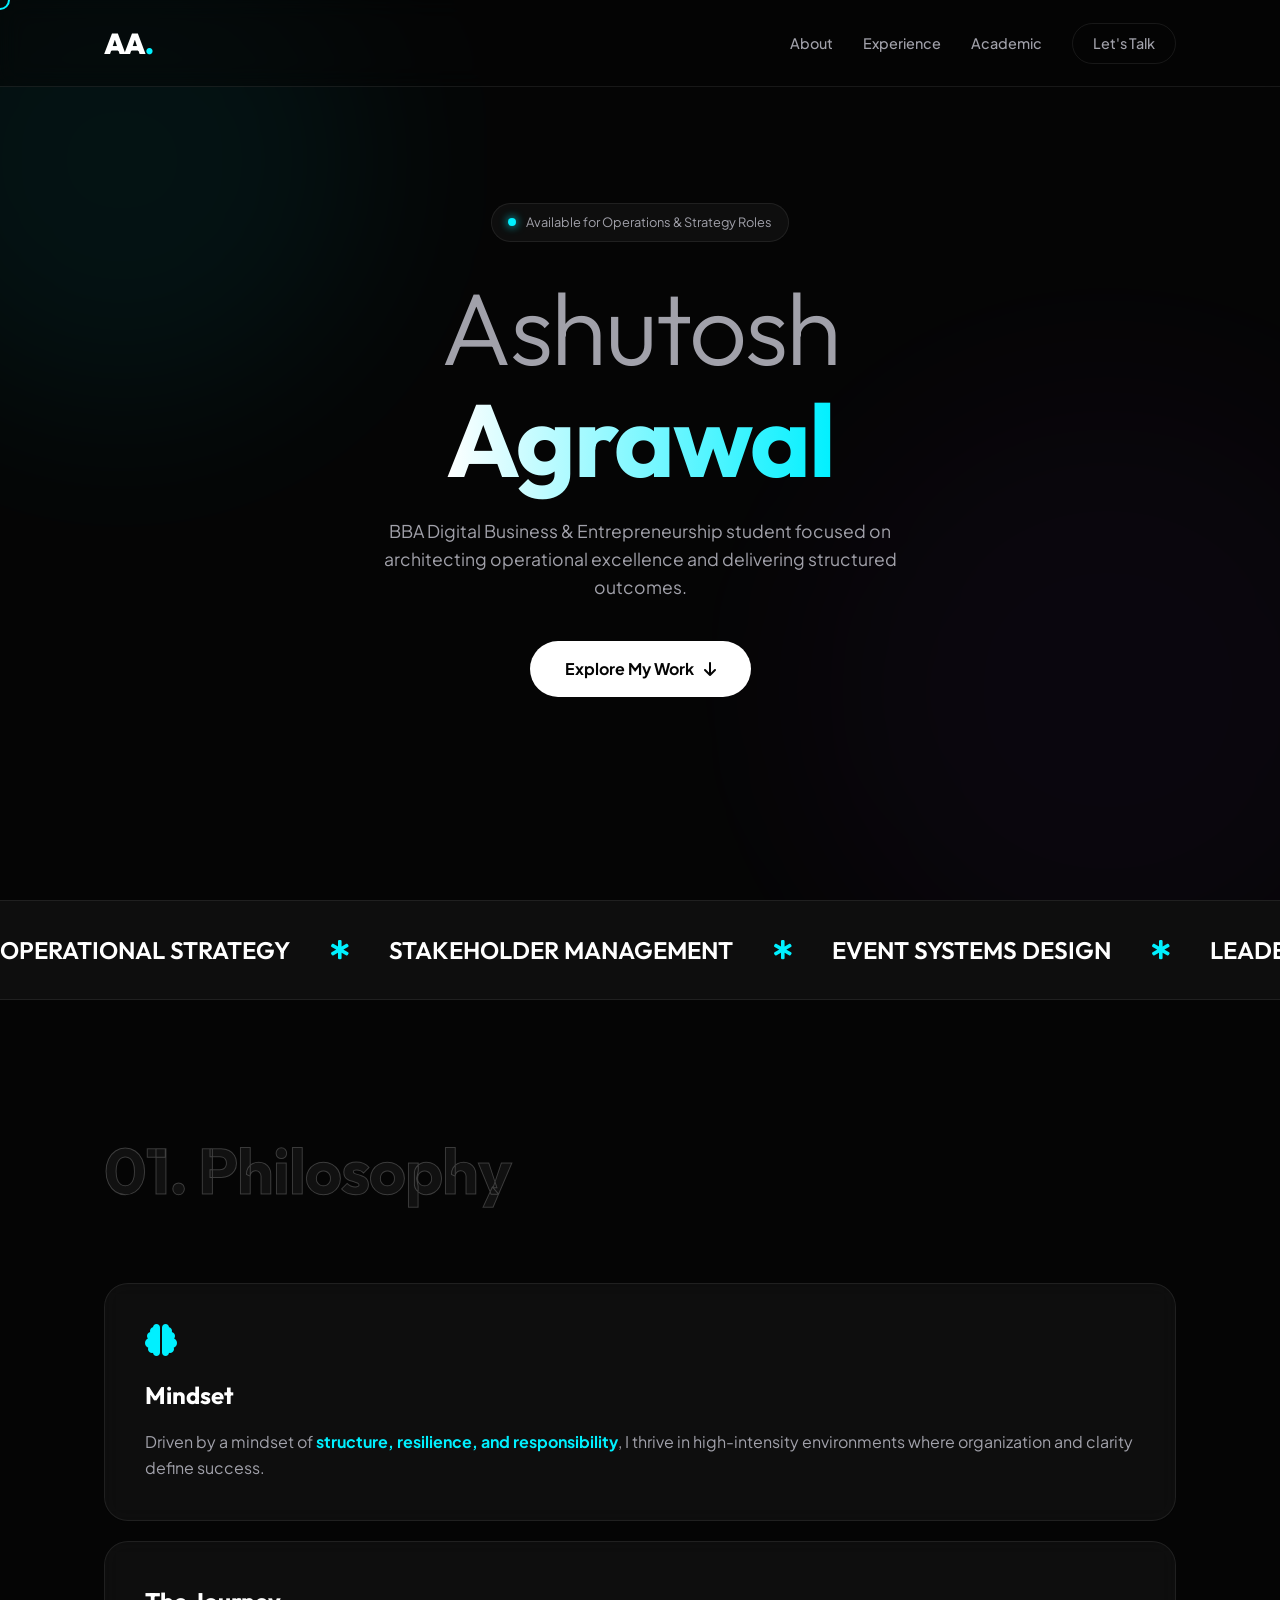
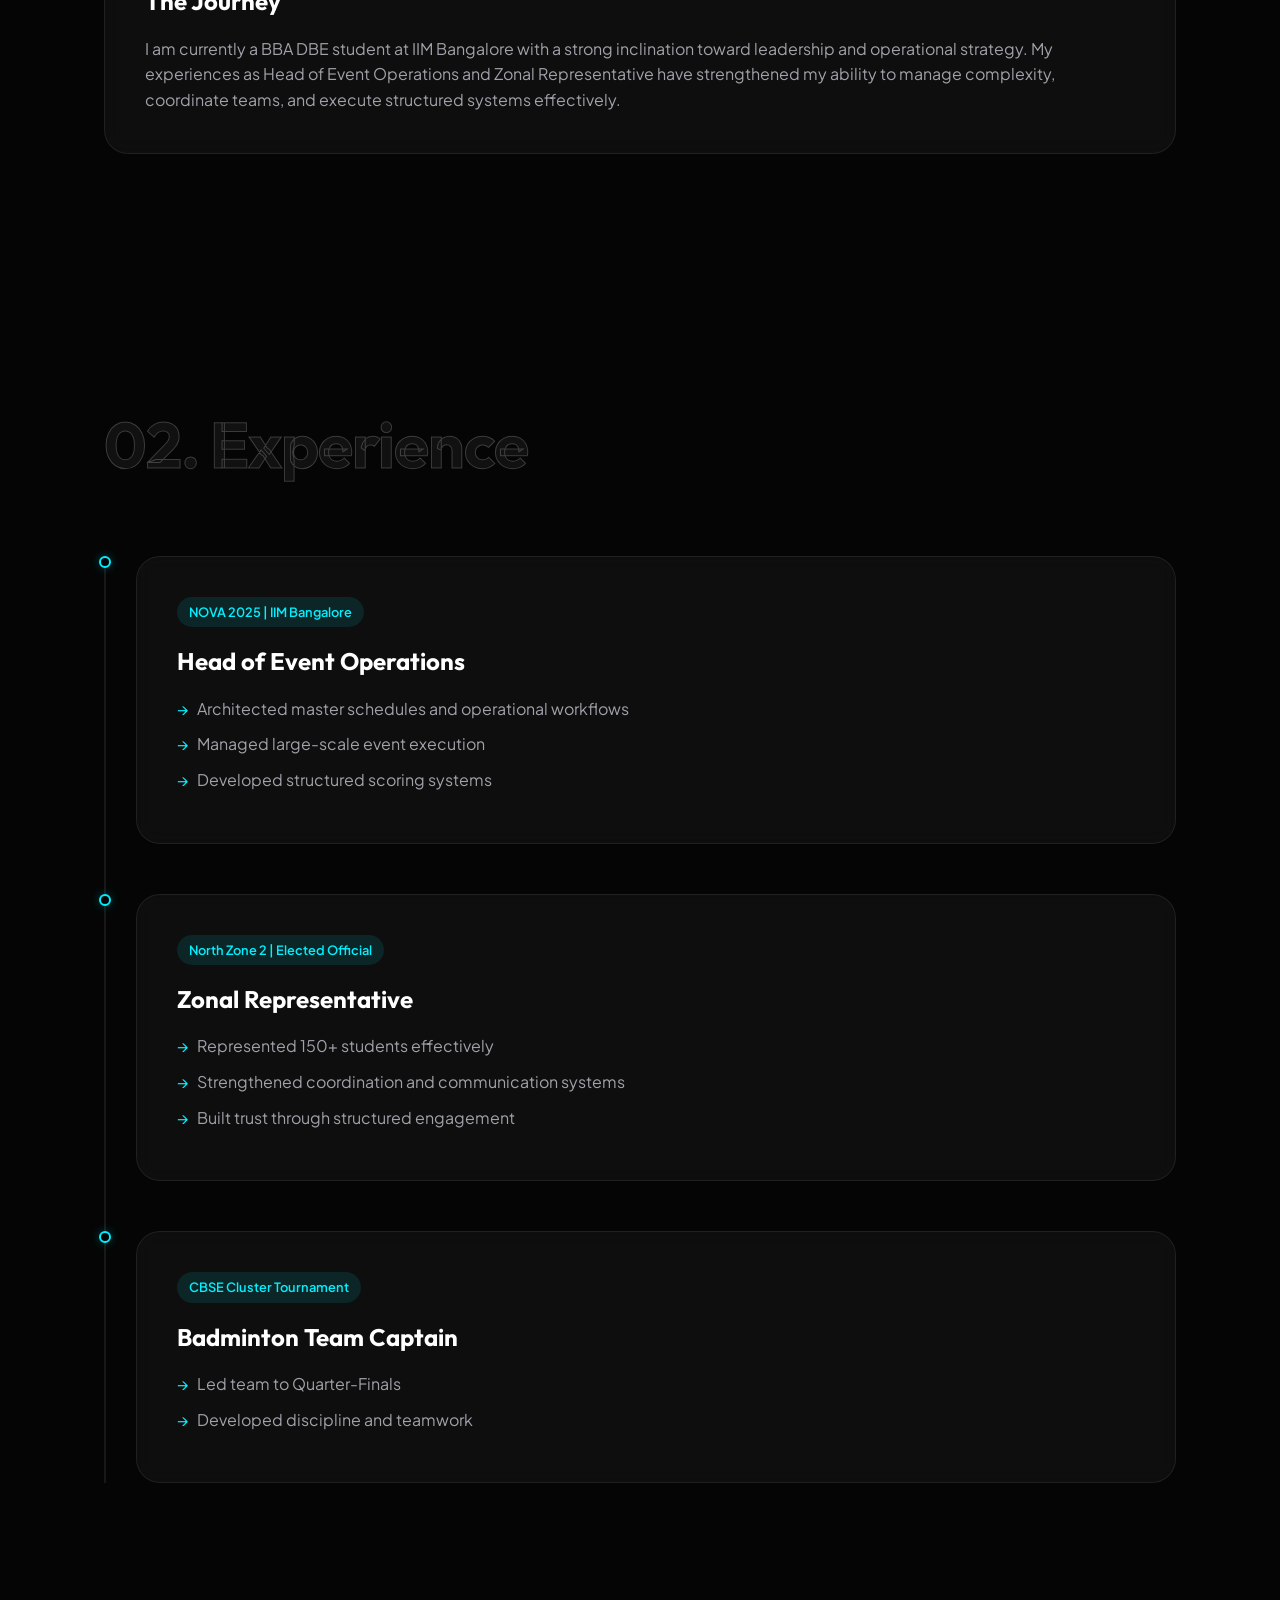
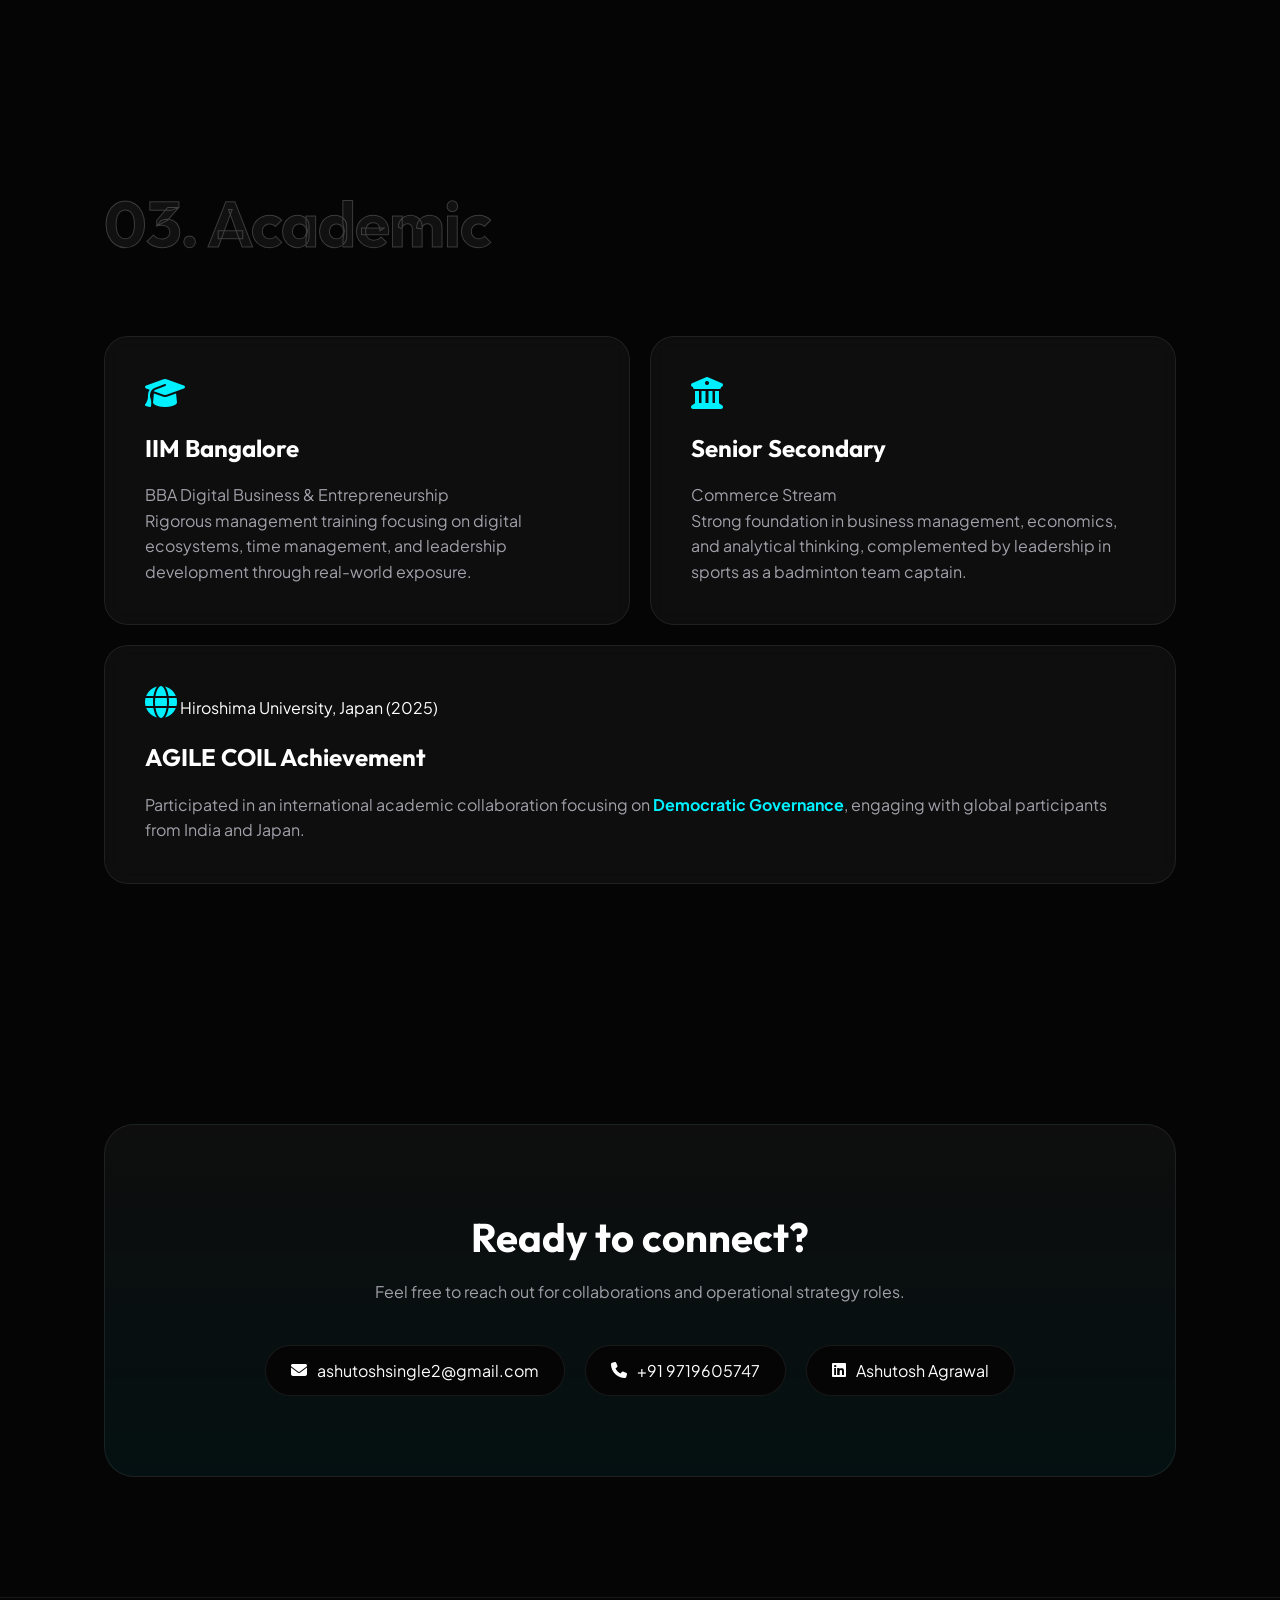
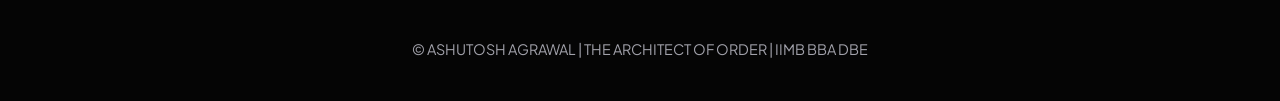
<file: index.html>
<!DOCTYPE html>
<html lang="en">
<head>
    <meta charset="UTF-8">
    <meta name="viewport" content="width=device-width, initial-scale=1.0">
    <title>Ashutosh Agrawal | Architect of Order</title>

    <link href="https://fonts.googleapis.com/css2?family=Outfit:wght@300;500;700;900&family=Plus+Jakarta+Sans:wght@400;500;600&display=swap" rel="stylesheet">

    <link rel="stylesheet" href="https://cdnjs.cloudflare.com/ajax/libs/font-awesome/6.4.0/css/all.min.css">

    <link rel="stylesheet" href="style.css">
</head>

<body>

    <div class="custom-cursor"></div>

    <div class="bg-mesh">
        <div class="mesh-blob blob-1"></div>
        <div class="mesh-blob blob-2"></div>
    </div>

    <nav class="glass-nav">
        <div class="nav-wrapper">
            <a href="#home" class="brand-logo">AA<span class="dot">.</span></a>
            
            <div class="nav-links">
                <a href="#about" class="nav-item">About</a>
                <a href="#experience" class="nav-item">Experience</a>
                <a href="#education" class="nav-item">Academic</a>
                <a href="#contact" class="nav-item btn-outline">Let's Talk</a>
            </div>
        </div>
    </nav>

    <main>
        <header id="home" class="hero-section">
            <div class="hero-content reveal-up">
                <div class="status-badge">
                    <span class="pulse-dot"></span> Available for Operations & Strategy Roles
                </div>
                
                <h1 class="glitch-title">
                    <span class="light-text">Ashutosh</span><br>
                    <span class="gradient-text">Agrawal</span>
                </h1>
                
                <p class="hero-subtitle">
                    BBA Digital Business & Entrepreneurship student focused on architecting operational excellence and delivering structured outcomes.
                </p>

                <div class="hero-cta">
                    <a href="#experience" class="btn-primary">Explore My Work <i class="fa-solid fa-arrow-down"></i></a>
                </div>
            </div>
        </header>

        <div class="marquee-container">
            <div class="marquee-content">
                <span>Operational Strategy</span> <i class="fa-solid fa-star-of-life"></i>
                <span>Stakeholder Management</span> <i class="fa-solid fa-star-of-life"></i>
                <span>Event Systems Design</span> <i class="fa-solid fa-star-of-life"></i>
                <span>Leadership & Coordination</span> <i class="fa-solid fa-star-of-life"></i>
                <span>Project Execution</span> <i class="fa-solid fa-star-of-life"></i>
                <span>Decision Making</span> <i class="fa-solid fa-star-of-life"></i>
                <span>Digital Business Models</span> <i class="fa-solid fa-star-of-life"></i>
                <span>Operational Strategy</span> <i class="fa-solid fa-star-of-life"></i>
                <span>Stakeholder Management</span> <i class="fa-solid fa-star-of-life"></i>
                <span>Event Systems Design</span> <i class="fa-solid fa-star-of-life"></i>
            </div>
        </div>

        <section id="about" class="container">
            <div class="section-title reveal-up">
                <h2 class="watermark-text">01. Philosophy</h2>
            </div>

            <div class="bento-grid">
                <div class="bento-card span-2 reveal-up">
                    <i class="fa-solid fa-brain card-icon"></i>
                    <h3>Mindset</h3>
                    <p>Driven by a mindset of <strong class="accent-color">structure, resilience, and responsibility</strong>, I thrive in high-intensity environments where organization and clarity define success.</p>
                </div>
                
                <div class="bento-card span-2 highlight-card reveal-up delay-1">
                    <h3>The Journey</h3>
                    <p>I am currently a BBA DBE student at IIM Bangalore with a strong inclination toward leadership and operational strategy. My experiences as Head of Event Operations and Zonal Representative have strengthened my ability to manage complexity, coordinate teams, and execute structured systems effectively.</p>
                </div>
            </div>
        </section>

        <section id="experience" class="container">
            <div class="section-title reveal-up">
                <h2 class="watermark-text">02. Experience</h2>
            </div>

            <div class="timeline-wrapper">
                
                <div class="timeline-item reveal-up">
                    <div class="timeline-marker"></div>
                    <div class="timeline-content bento-card hover-lift">
                        <span class="timeline-date">NOVA 2025 | IIM Bangalore</span>
                        <h3>Head of Event Operations</h3>
                        <ul class="sleek-list">
                            <li>Architected master schedules and operational workflows</li>
                            <li>Managed large-scale event execution</li>
                            <li>Developed structured scoring systems</li>
                        </ul>
                    </div>
                </div>

                <div class="timeline-item reveal-up delay-1">
                    <div class="timeline-marker"></div>
                    <div class="timeline-content bento-card hover-lift">
                        <span class="timeline-date">North Zone 2 | Elected Official</span>
                        <h3>Zonal Representative</h3>
                        <ul class="sleek-list">
                            <li>Represented 150+ students effectively</li>
                            <li>Strengthened coordination and communication systems</li>
                            <li>Built trust through structured engagement</li>
                        </ul>
                    </div>
                </div>

                <div class="timeline-item reveal-up delay-2">
                    <div class="timeline-marker"></div>
                    <div class="timeline-content bento-card hover-lift">
                        <span class="timeline-date">CBSE Cluster Tournament</span>
                        <h3>Badminton Team Captain</h3>
                        <ul class="sleek-list">
                            <li>Led team to Quarter-Finals</li>
                            <li>Developed discipline and teamwork</li>
                        </ul>
                    </div>
                </div>

            </div>
        </section>

        <section id="education" class="container">
            <div class="section-title reveal-up">
                <h2 class="watermark-text">03. Academic</h2>
            </div>

            <div class="bento-grid">
                
                <div class="bento-card reveal-up">
                    <i class="fa-solid fa-graduation-cap card-icon"></i>
                    <h3>IIM Bangalore</h3>
                    <p class="subtitle">BBA Digital Business & Entrepreneurship</p>
                    <p>Rigorous management training focusing on digital ecosystems, time management, and leadership development through real-world exposure.</p>
                </div>

                <div class="bento-card reveal-up delay-1">
                    <i class="fa-solid fa-building-columns card-icon"></i>
                    <h3>Senior Secondary</h3>
                    <p class="subtitle">Commerce Stream</p>
                    <p>Strong foundation in business management, economics, and analytical thinking, complemented by leadership in sports as a badminton team captain.</p>
                </div>

                <div class="bento-card global-card reveal-up span-2 delay-2">
                    <div class="card-header">
                        <i class="fa-solid fa-globe card-icon"></i>
                        <span class="badge">Hiroshima University, Japan (2025)</span>
                    </div>
                    <h3>AGILE COIL Achievement</h3>
                    <p>Participated in an international academic collaboration focusing on <strong class="accent-color">Democratic Governance</strong>, engaging with global participants from India and Japan.</p>
                </div>

            </div>
        </section>

        <section id="contact" class="container last-section">
            <div class="contact-box reveal-up">
                <h2>Ready to connect?</h2>
                <p>Feel free to reach out for collaborations and operational strategy roles.</p>
                
                <div class="contact-links">
                    <a href="mailto:ashutoshsingle2@gmail.com" class="social-btn">
                        <i class="fa-solid fa-envelope"></i> ashutoshsingle2@gmail.com
                    </a>
                    <a href="tel:+919719605747" class="social-btn">
                        <i class="fa-solid fa-phone"></i> +91 9719605747
                    </a>
                    <a href="https://www.linkedin.com/in/ashutosh-agrawal-0a4a7a379/" target="_blank" class="social-btn linkedin-btn">
                        <i class="fa-brands fa-linkedin"></i> Ashutosh Agrawal
                    </a>
                </div>
            </div>
        </section>
    </main>

    <footer>
        <p>&copy;  ASHUTOSH AGRAWAL | THE ARCHITECT OF ORDER | IIMB BBA DBE</p>
    </footer>

    <script>
        // Scroll reveal logic
        const observer = new IntersectionObserver((entries) => {
            entries.forEach(entry => {
                if (entry.isIntersecting) {
                    entry.target.classList.add('active');
                }
            });
        }, { threshold: 0.15 });

        document.querySelectorAll('.reveal-up').forEach(el => observer.observe(el));

        // Custom Cursor Logic
        const cursor = document.querySelector('.custom-cursor');
        document.addEventListener('mousemove', (e) => {
            cursor.style.left = e.clientX + 'px';
            cursor.style.top = e.clientY + 'px';
        });

        // Hover effect on links for custom cursor
        document.querySelectorAll('a, .bento-card').forEach(link => {
            link.addEventListener('mouseenter', () => cursor.classList.add('cursor-grow'));
            link.addEventListener('mouseleave', () => cursor.classList.remove('cursor-grow'));
        });
    </script>

</body>
</html>
</file>
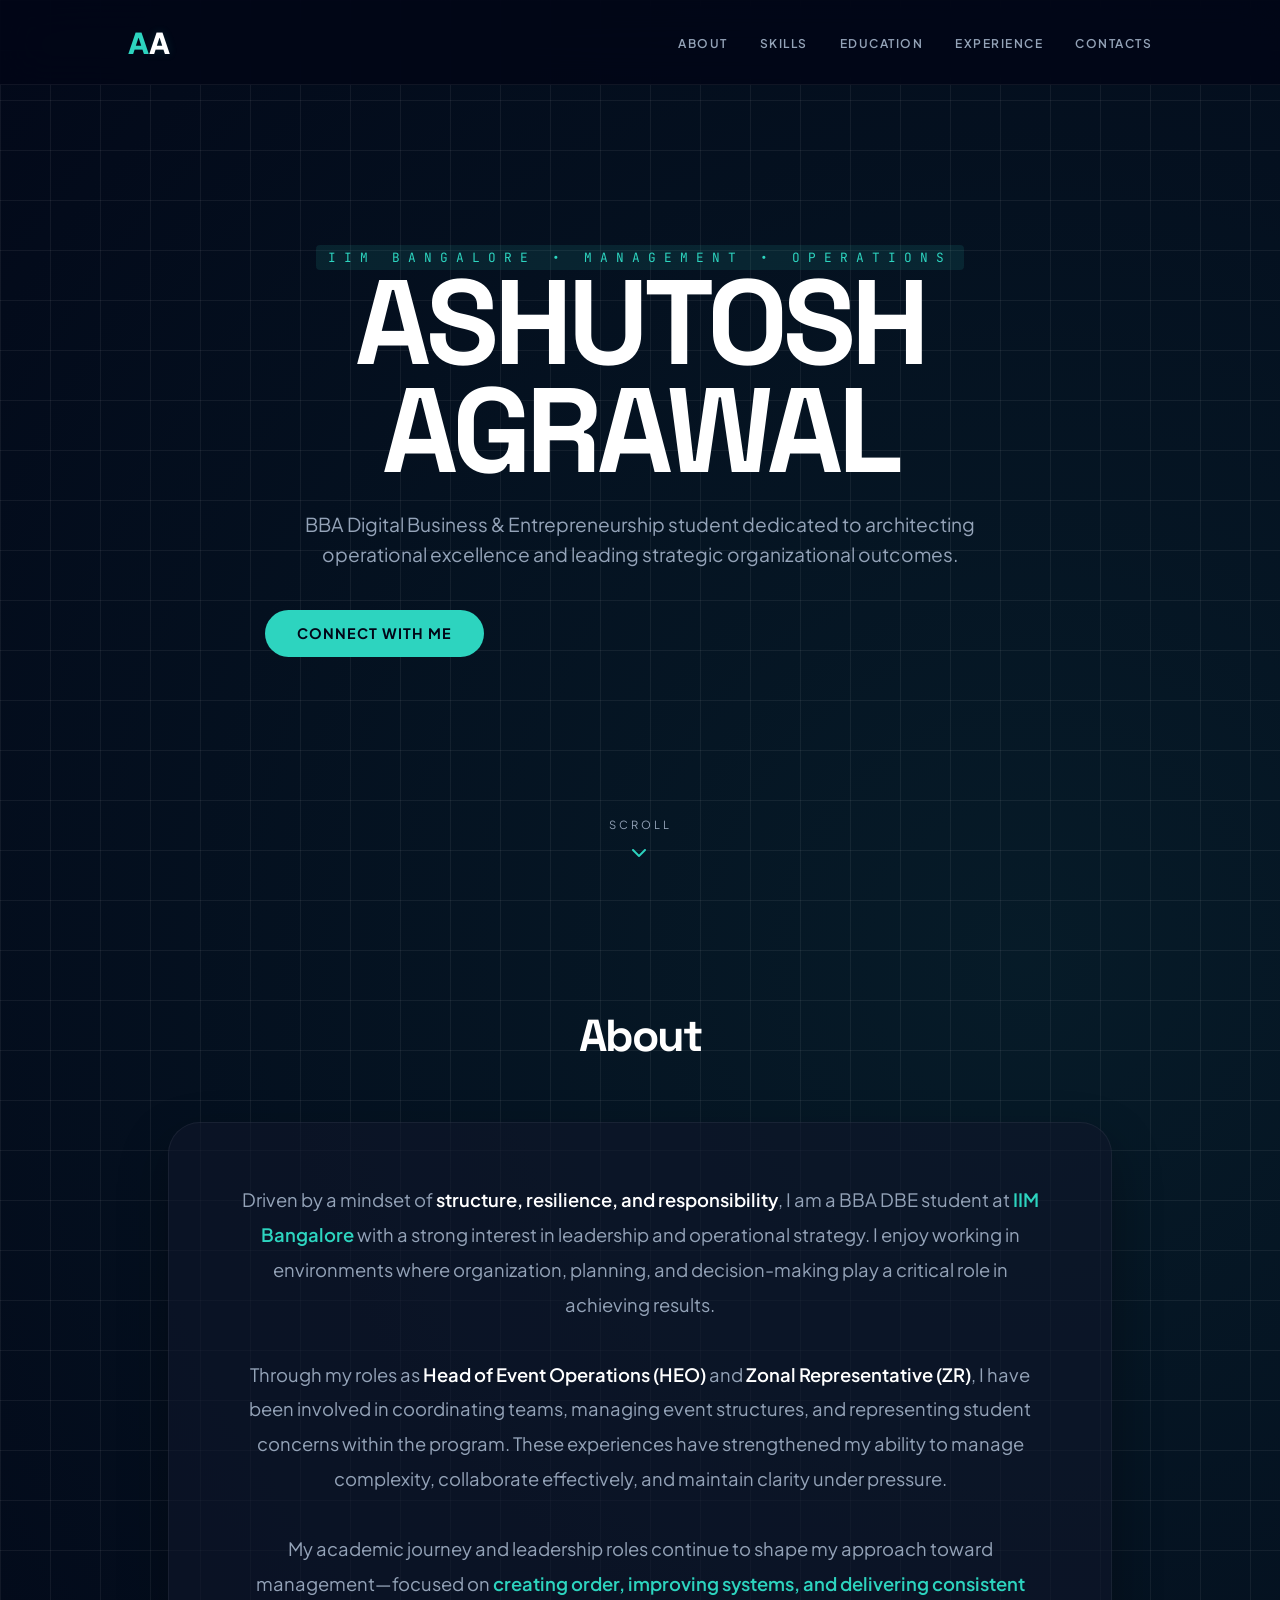
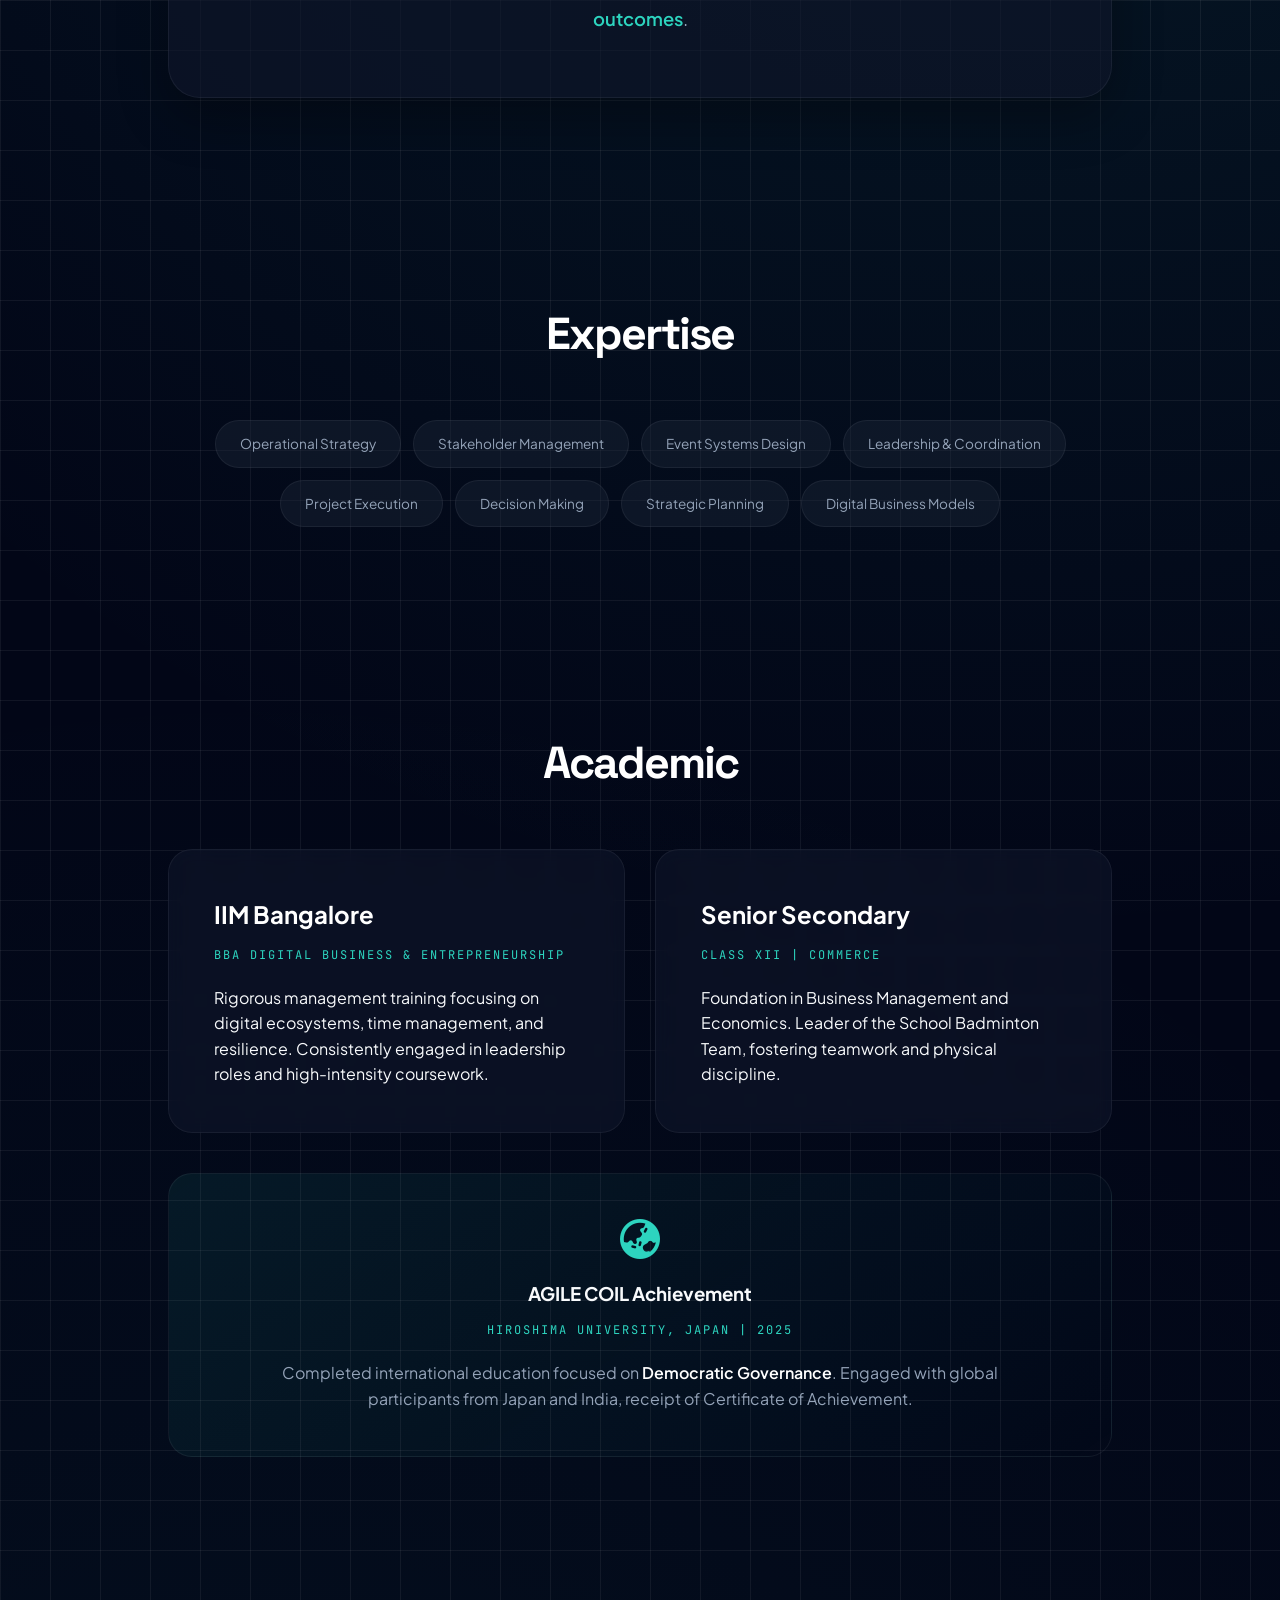
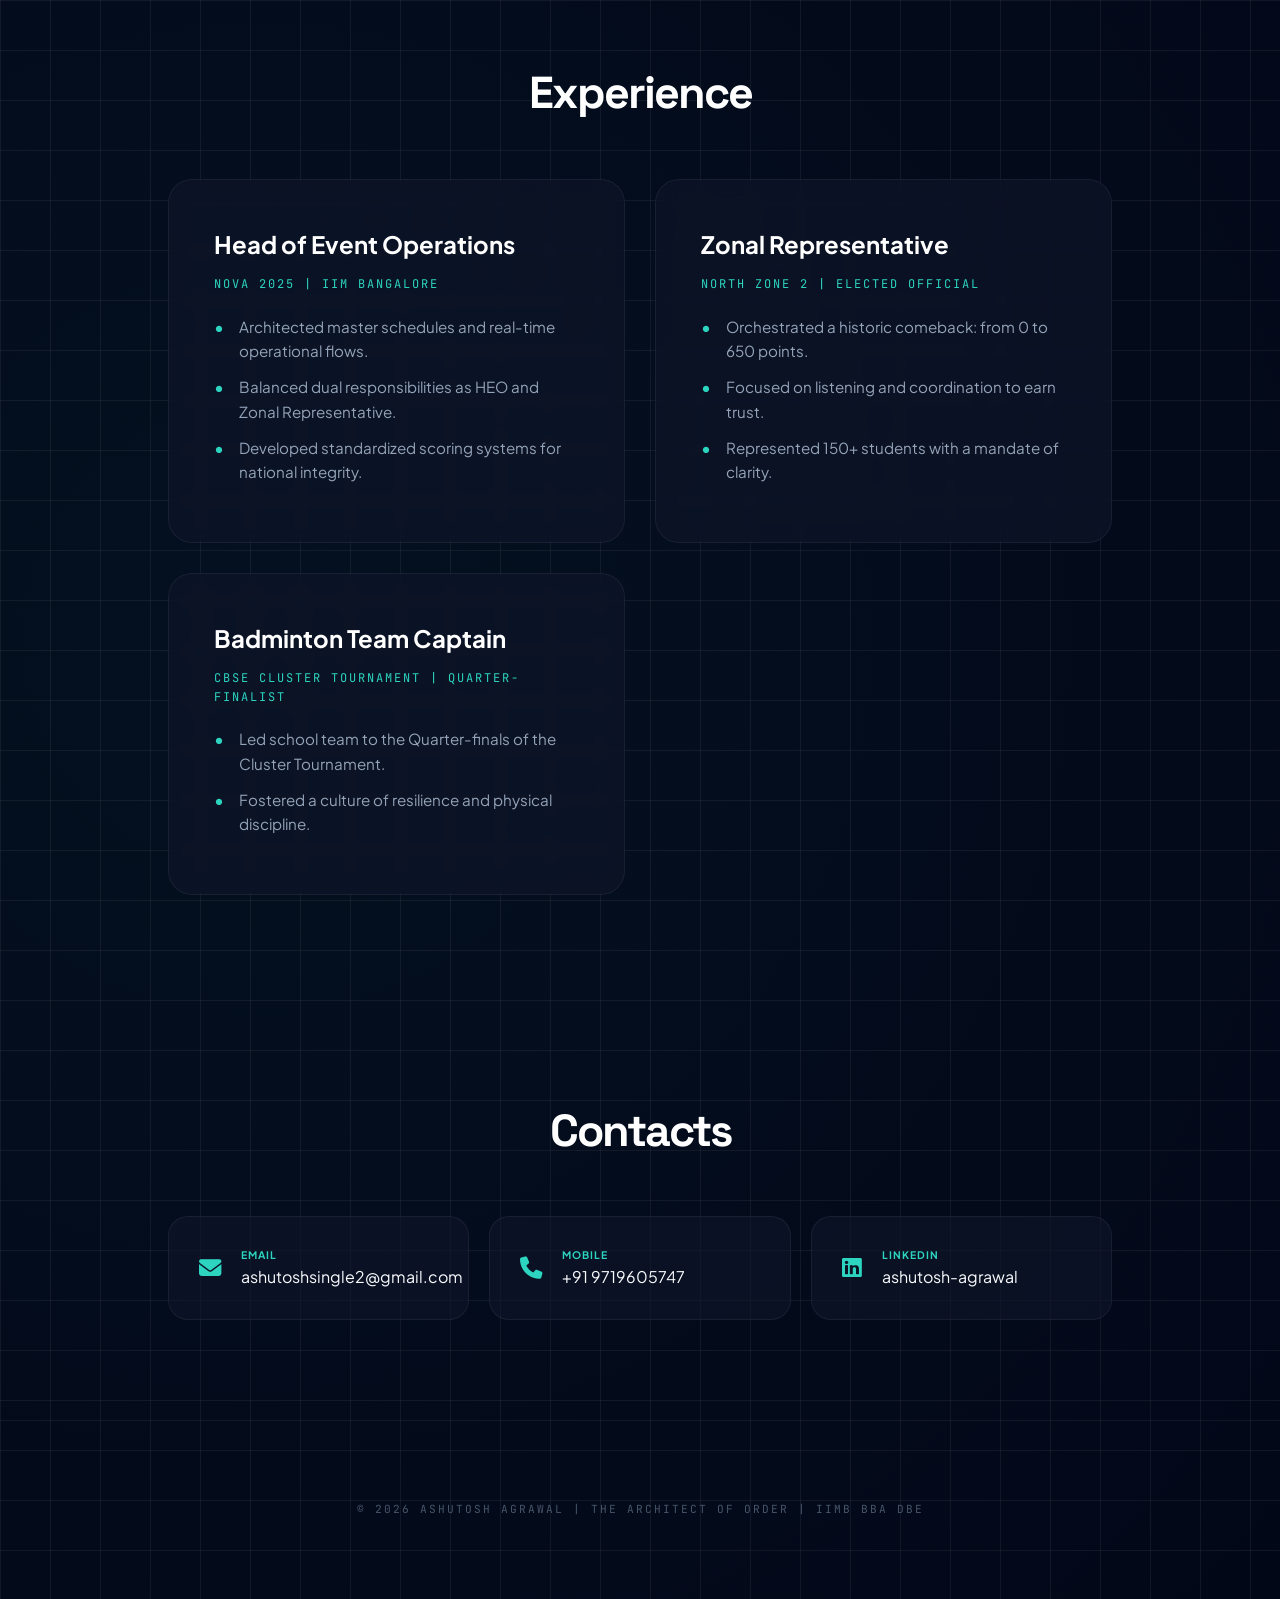
<file: ytz.html>
<!DOCTYPE html>
<html lang="en">
<head>
    <meta charset="UTF-8">
    <meta name="viewport" content="width=device-width, initial-scale=1.0">
    <title>Ashutosh Agrawal | Executive Portfolio</title>
    
    <!-- Premium Fonts & Icons -->
    <link href="https://fonts.googleapis.com/css2?family=Plus+Jakarta+Sans:wght@300;400;500;600;700;800&family=Space+Grotesk:wght@500;700&family=JetBrains+Mono:wght@400;500&display=swap" rel="stylesheet">
    <link rel="stylesheet" href="https://cdnjs.cloudflare.com/ajax/libs/font-awesome/6.4.0/css/all.min.css">

    <style>
        :root {
            --bg-body: #020617; 
            --nav-bg: rgba(2, 6, 23, 0.9);
            --accent: #2dd4bf; 
            --accent-glow: rgba(45, 212, 191, 0.15);
            --text-main: #f8fafc;
            --text-dim: #94a3b8;
            --glass-card: rgba(15, 23, 42, 0.6);
            --border: rgba(255, 255, 255, 0.06);
        }

        * {
            margin: 0;
            padding: 0;
            box-sizing: border-box;
            scroll-behavior: smooth;
        }

        body {
            background-color: var(--bg-body);
            color: var(--text-main);
            font-family: 'Plus Jakarta Sans', sans-serif;
            line-height: 1.6;
            overflow-x: hidden;
            background-image: 
                linear-gradient(var(--border) 1px, transparent 1px),
                linear-gradient(90deg, var(--border) 1px, transparent 1px),
                radial-gradient(circle at 80% 20%, rgba(45, 212, 191, 0.1) 0%, transparent 40%),
                radial-gradient(circle at 20% 80%, rgba(45, 212, 191, 0.05) 0%, transparent 40%);
            background-size: 50px 50px, 50px 50px, 100% 100%, 100% 100%;
        }

        /* --- ANIMATIONS --- */
        @keyframes fadeInUp {
            from { opacity: 0; transform: translateY(20px); }
            to { opacity: 1; transform: translateY(0); }
        }

        @keyframes float {
            0% { transform: translateY(0px); }
            50% { transform: translateY(-10px); }
            100% { transform: translateY(0px); }
        }

        .reveal {
            opacity: 0;
            transform: translateY(20px);
            transition: all 0.8s cubic-bezier(0.25, 0.46, 0.45, 0.94);
        }

        .reveal.active {
            opacity: 1;
            transform: translateY(0);
        }

        /* --- NAVIGATION --- */
        nav {
            position: fixed;
            top: 0;
            width: 100%;
            display: flex;
            justify-content: space-between;
            align-items: center;
            padding: 1.2rem 10%;
            background: var(--nav-bg);
            backdrop-filter: blur(20px);
            border-bottom: 1px solid var(--border);
            z-index: 1000;
        }

        .nav-brand {
            font-weight: 800;
            font-size: 1.8rem;
            letter-spacing: -2px;
            text-decoration: none;
            display: flex;
            gap: 2px;
        }

        .logo-a1 { color: var(--accent); }
        .logo-a2 { color: #fff; text-shadow: 0 0 10px var(--accent-glow); }

        .nav-links {
            display: flex;
            list-style: none;
            gap: 2rem;
        }

        .nav-links a {
            text-decoration: none;
            color: var(--text-dim);
            font-size: 0.75rem;
            font-weight: 600;
            text-transform: uppercase;
            letter-spacing: 1.5px;
            transition: 0.3s ease;
        }

        .nav-links a:hover { color: var(--accent); }

        /* --- HERO SECTION --- */
        header {
            height: 100vh;
            display: flex;
            flex-direction: column;
            justify-content: center;
            align-items: center;
            text-align: center;
            padding: 0 10%;
            position: relative;
        }

        .hero-content {
            z-index: 2;
        }

        .hero-kicker {
            font-family: 'JetBrains Mono', monospace;
            color: var(--accent);
            font-size: 0.8rem;
            text-transform: uppercase;
            letter-spacing: 8px;
            margin-bottom: 1.5rem;
            animation: fadeInUp 0.8s ease-out;
            background: rgba(45, 212, 191, 0.1);
            padding: 4px 12px;
            border-radius: 4px;
        }

        header h1 {
            font-family: 'Space Grotesk', sans-serif;
            font-size: clamp(3.5rem, 12vw, 7.5rem); 
            font-weight: 700;
            line-height: 0.9;
            letter-spacing: -5px;
            margin-bottom: 1.5rem;
            color: #fff;
            animation: fadeInUp 1s ease-out 0.2s forwards;
            opacity: 0;
        }

        .hero-desc {
            max-width: 750px;
            color: var(--text-dim);
            font-size: 1.2rem;
            font-weight: 400;
            margin-bottom: 2.5rem;
            animation: fadeInUp 1.2s ease-out 0.4s forwards;
            opacity: 0;
            line-height: 1.6;
        }

        .hero-cta {
            animation: fadeInUp 1.4s ease-out 0.6s forwards;
            opacity: 0;
            display: flex;
            gap: 20px;
        }

        .btn-primary {
            background: var(--accent);
            color: var(--bg-body);
            padding: 12px 32px;
            border-radius: 100px;
            text-decoration: none;
            font-weight: 700;
            font-size: 0.9rem;
            text-transform: uppercase;
            letter-spacing: 1px;
            transition: 0.3s;
        }

        .btn-primary:hover {
            transform: scale(1.05);
            box-shadow: 0 0 20px var(--accent-glow);
        }

        .scroll-hint {
            position: absolute;
            bottom: 40px;
            font-size: 0.7rem;
            text-transform: uppercase;
            letter-spacing: 3px;
            color: var(--text-dim);
            display: flex;
            flex-direction: column;
            align-items: center;
            gap: 10px;
            animation: float 2s infinite ease-in-out;
        }

        .scroll-hint i {
            color: var(--accent);
            font-size: 1rem;
        }

        /* --- MAIN CONTENT --- */
        main {
            padding: 0 10%;
            max-width: 1200px;
            margin: 0 auto;
        }

        section {
            padding: 100px 0;
        }

        h2 {
            font-family: 'Space Grotesk', sans-serif;
            font-size: 2.8rem;
            margin-bottom: 50px;
            font-weight: 700;
            letter-spacing: -2px;
            color: #fff;
            text-align: center; 
        }

        /* --- ABOUT SECTION --- */
        .about-card {
            background: var(--glass-card);
            border: 1px solid var(--border);
            padding: 60px;
            border-radius: 32px;
            text-align: center;
            box-shadow: 0 20px 50px rgba(0,0,0,0.3);
        }

        .about-card p {
            font-size: 1.15rem;
            line-height: 1.9;
            color: var(--text-dim);
            max-width: 900px;
            margin: 0 auto;
        }

        .highlight-text { color: #fff; font-weight: 600; }
        .accent-text { color: var(--accent); font-weight: 600; }

        /* --- GRID & CARDS --- */
        .grid-layout {
            display: grid;
            grid-template-columns: repeat(auto-fit, minmax(320px, 1fr));
            gap: 30px;
        }

        .card {
            background: var(--glass-card);
            backdrop-filter: blur(10px);
            border: 1px solid var(--border);
            padding: 45px;
            border-radius: 24px;
            transition: all 0.4s ease;
        }

        .card:hover {
            border-color: rgba(45, 212, 191, 0.3);
            transform: translateY(-8px);
        }

        .card h3 {
            font-size: 1.5rem;
            margin-bottom: 12px;
            font-weight: 700;
            color: #fff;
        }

        .sub-header {
            color: var(--accent);
            font-family: 'JetBrains Mono', monospace;
            font-size: 0.75rem;
            margin-bottom: 20px;
            display: block;
            text-transform: uppercase;
            letter-spacing: 2px;
        }

        .card ul { list-style: none; margin-top: 15px; }
        .card li {
            color: var(--text-dim);
            font-size: 0.95rem;
            margin-bottom: 12px;
            padding-left: 25px;
            position: relative;
            text-align: left;
        }

        .card li::before {
            content: "•";
            position: absolute;
            left: 0;
            color: var(--accent);
            font-weight: bold;
        }

        /* --- SKILLS --- */
        .skills-container {
            display: flex;
            flex-wrap: wrap;
            gap: 12px;
            justify-content: center;
        }

        .skill-pill {
            background: rgba(30, 41, 59, 0.4);
            border: 1px solid var(--border);
            padding: 12px 24px;
            border-radius: 100px;
            font-size: 0.85rem;
            color: var(--text-dim);
            transition: 0.3s;
        }

        .skill-pill:hover {
            border-color: var(--accent);
            color: var(--accent);
            background: rgba(45, 212, 191, 0.1);
        }

        /* --- GLOBAL BADGE --- */
        .global-badge {
            background: linear-gradient(145deg, rgba(45, 212, 191, 0.08), transparent);
            border: 1px solid var(--border);
            padding: 45px;
            border-radius: 24px;
            margin-top: 40px;
            text-align: center;
        }

        .global-badge i {
            font-size: 2.5rem;
            color: var(--accent);
            margin-bottom: 20px;
        }

        /* --- CONTACTS --- */
        .contact-grid {
            display: grid;
            grid-template-columns: repeat(auto-fit, minmax(280px, 1fr));
            gap: 20px;
        }

        .contact-item {
            background: var(--glass-card);
            padding: 30px;
            border-radius: 20px;
            border: 1px solid var(--border);
            text-decoration: none;
            color: var(--text-main);
            transition: 0.3s;
            display: flex;
            align-items: center;
            gap: 20px;
        }

        .contact-item:hover {
            border-color: var(--accent);
            background: rgba(45, 212, 191, 0.08);
            transform: scale(1.02);
        }

        .contact-item i {
            font-size: 1.4rem;
            color: var(--accent);
        }

        /* --- FOOTER --- */
        footer {
            padding: 80px 10%;
            text-align: center;
            border-top: 1px solid var(--border);
            color: #475569;
            font-family: 'JetBrains Mono', monospace;
            font-size: 0.7rem;
            letter-spacing: 2px;
        }

        @media (max-width: 968px) {
            header h1 { font-size: 3.5rem; letter-spacing: -2px; }
            .grid-layout { grid-template-columns: 1fr; }
            .about-card { padding: 40px 25px; }
            nav { padding: 1rem 5%; }
        }
    </style>
</head>
<body>

    <!-- TOP NAVIGATION BAR -->
    <nav>
        <a href="#" class="nav-brand">
            <span class="logo-a1">A</span><span class="logo-a2">A</span>
        </a>
        <ul class="nav-links">
            <li><a href="#about">About</a></li>
            <li><a href="#skills">Skills</a></li>
            <li><a href="#education">Education</a></li>
            <li><a href="#experience">Experience</a></li>
            <li><a href="#contacts">Contacts</a></li>
        </ul>
    </nav>

    <!-- HERO SECTION -->
    <header id="home">
        <div class="hero-content">

            <span class="hero-kicker">IIM Bangalore • Management • Operations</span>

            <h1>ASHUTOSH <br>AGRAWAL</h1>
            <p class="hero-desc">
                BBA Digital Business & Entrepreneurship student dedicated to architecting operational excellence and leading strategic organizational outcomes.
            </p>
            <div class="hero-cta">
                <a href="#contacts" class="btn-primary">Connect with me</a>
            </div>
        </div>
        <div class="scroll-hint">
            <span>Scroll</span>
            <i class="fa-solid fa-chevron-down"></i>
        </div>
    </header>

    <main>
        
        <!-- ABOUT -->
        <section id="about" class="reveal">
            <h2>About</h2>
            <div class="about-card">
                <p>
                    Driven by a mindset of <span class="highlight-text">structure, resilience, and responsibility</span>, I am a BBA DBE student at <span class="accent-text">IIM Bangalore</span> with a strong interest in leadership and operational strategy. I enjoy working in environments where organization, planning, and decision-making play a critical role in achieving results. 
                    <br><br>
                    Through my roles as <span class="highlight-text">Head of Event Operations (HEO)</span> and <span class="highlight-text">Zonal Representative (ZR)</span>, I have been involved in coordinating teams, managing event structures, and representing student concerns within the program. These experiences have strengthened my ability to manage complexity, collaborate effectively, and maintain clarity under pressure. 
                    <br><br>
                    My academic journey and leadership roles continue to shape my approach toward management—focused on <span class="accent-text">creating order, improving systems, and delivering consistent outcomes</span>.
                </p>
            </div>
        </section>

        <!-- SKILLS / EXPERTISE -->
        <section id="skills" class="reveal">
            <h2>Expertise</h2>
            <div class="skills-container">
                <div class="skill-pill">Operational Strategy</div>
                <div class="skill-pill">Stakeholder Management</div>
                <div class="skill-pill">Event Systems Design</div>
                <div class="skill-pill">Leadership & Coordination</div>
                <div class="skill-pill">Project Execution</div>
                <div class="skill-pill">Decision Making</div>
                <div class="skill-pill">Strategic Planning</div>
                <div class="skill-pill">Digital Business Models</div>
            </div>
        </section>

        <!-- EDUCATION -->
        <section id="education" class="reveal">
            <h2>Academic</h2>
            <div class="grid-layout">
                <div class="card">
                    <h3>IIM Bangalore</h3>
                    <span class="sub-header">BBA Digital Business & Entrepreneurship</span>
                    <p>Rigorous management training focusing on digital ecosystems, time management, and resilience. Consistently engaged in leadership roles and high-intensity coursework.</p>
                </div>

                <div class="card">
                    <h3>Senior Secondary</h3>
                    <span class="sub-header">Class XII | Commerce</span>
                    <p>Foundation in Business Management and Economics. Leader of the School Badminton Team, fostering teamwork and physical discipline.</p>
                </div>
            </div>

            <!-- HIROSHIMA HIGHLIGHT -->
            <div class="global-badge">
                <i class="fa-solid fa-earth-asia"></i>
                <h3 style="margin-bottom: 12px;">AGILE COIL Achievement</h3>
                <span class="sub-header">Hiroshima University, Japan | 2025</span>
                <p style="color: var(--text-dim); max-width: 800px; margin: 0 auto; font-size: 1rem;">
                    Completed international education focused on <span class="highlight-text">Democratic Governance</span>. Engaged with global participants from Japan and India, receipt of Certificate of Achievement.
                </p>
            </div>
        </section>

        <!-- EXPERIENCE -->
        <section id="experience" class="reveal">
            <h2>Experience</h2>
            <div class="grid-layout">
                <div class="card">
                    <h3>Head of Event Operations</h3>
                    <span class="sub-header">NOVA 2025 | IIM Bangalore</span>
                    <ul>
                        <li>Architected master schedules and real-time operational flows.</li>
                        <li>Balanced dual responsibilities as HEO and Zonal Representative.</li>
                        <li>Developed standardized scoring systems for national integrity.</li>
                    </ul>
                </div>

                <div class="card">
                    <h3>Zonal Representative</h3>
                    <span class="sub-header">North Zone 2 | Elected Official</span>
                    <ul>
                        <li>Orchestrated a historic comeback: from 0 to 650 points.</li>
                        <li>Focused on listening and coordination to earn trust.</li>
                        <li>Represented 150+ students with a mandate of clarity.</li>
                    </ul>
                </div>

                <div class="card">
                    <h3>Badminton Team Captain</h3>
                    <span class="sub-header">CBSE Cluster Tournament | Quarter-Finalist</span>
                    <ul>
                        <li>Led school team to the Quarter-finals of the Cluster Tournament.</li>
                        <li>Fostered a culture of resilience and physical discipline.</li>
                    </ul>
                </div>
            </div>
        </section>

        <!-- CONTACTS -->
        <section id="contacts" class="reveal">
            <h2>Contacts</h2>
            <div class="contact-grid">
                <a href="mailto:ashutoshsingle2@gmail.com" class="contact-item">
                    <i class="fa-solid fa-envelope"></i>
                    <div>
                        <span style="display:block; font-size: 0.65rem; color: var(--accent); letter-spacing: 1px; font-weight: 700;">EMAIL</span>
                        ashutoshsingle2@gmail.com
                    </div>
                </a>
                <a href="tel:+919719605747" class="contact-item">
                    <i class="fa-solid fa-phone"></i>
                    <div>
                        <span style="display:block; font-size: 0.65rem; color: var(--accent); letter-spacing: 1px; font-weight: 700;">MOBILE</span>
                        +91 9719605747
                    </div>
                </a>
                <a href="https://www.linkedin.com/in/ashutosh-agrawal-0a4a7a379/" target="_blank" class="contact-item">
                    <i class="fa-brands fa-linkedin"></i>
                    <div>
                        <span style="display:block; font-size: 0.65rem; color: var(--accent); letter-spacing: 1px; font-weight: 700;">LINKEDIN</span>
                        ashutosh-agrawal
                    </div>
                </a>
            </div>
        </section>

    </main>

    <footer>
        &copy; 2026 ASHUTOSH AGRAWAL | THE ARCHITECT OF ORDER | IIMB BBA DBE
    </footer>

    <!-- SCROLL REVEAL SCRIPT -->
    <script>
        const observerOptions = {
            threshold: 0.1
        };

        const observer = new IntersectionObserver((entries) => {
            entries.forEach(entry => {
                if (entry.isIntersecting) {
                    entry.target.classList.add('active');
                }
            });
        }, observerOptions);

        document.querySelectorAll('.reveal').forEach(el => observer.observe(el));
    </script>

</body>
</html>
</file>
<file: style.css>
/* ==========================================================================
   1. VARIABLES & THEME SETUP
   ========================================================================== */
:root {
    --bg-dark: #050505;
    --surface-dark: rgba(20, 20, 20, 0.6);
    --surface-border: rgba(255, 255, 255, 0.08);
    --accent: #00f0ff; /* Cyberpunk/Neon Teal */
    --accent-glow: rgba(0, 240, 255, 0.3);
    --text-primary: #ffffff;
    --text-secondary: #a1a1aa;
    --font-heading: 'Outfit', sans-serif;
    --font-body: 'Plus Jakarta Sans', sans-serif;
}

/* ==========================================================================
   2. RESET & BASE (Custom Cursor Setup)
   ========================================================================== */
* {
    margin: 0;
    padding: 0;
    box-sizing: border-box;
}

html {
    scroll-behavior: smooth;
    background-color: var(--bg-dark);
}

body {
    font-family: var(--font-body);
    color: var(--text-primary);
    line-height: 1.6;
    overflow-x: hidden;
    cursor: none; /* Hides default cursor for our custom one */
}

/* Custom Animated Cursor */
.custom-cursor {
    position: fixed;
    width: 20px;
    height: 20px;
    border: 2px solid var(--accent);
    border-radius: 50%;
    transform: translate(-50%, -50%);
    pointer-events: none;
    z-index: 9999;
    transition: width 0.3s, height 0.3s, background-color 0.3s;
}

.custom-cursor.cursor-grow {
    width: 50px;
    height: 50px;
    background-color: var(--accent-glow);
    backdrop-filter: blur(2px);
}

/* Typography Utilities */
.gradient-text {
    background: linear-gradient(90deg, #ffffff, var(--accent));
    -webkit-background-clip: text;
    -webkit-text-fill-color: transparent;
}

.light-text {
    font-weight: 300;
    color: var(--text-secondary);
}

.accent-color {
    color: var(--accent);
}

/* ==========================================================================
   3. BACKGROUND ANIMATIONS (Mesh Blobs)
   ========================================================================== */
.bg-mesh {
    position: fixed;
    top: 0;
    left: 0;
    width: 100vw;
    height: 100vh;
    z-index: -1;
    overflow: hidden;
    background: var(--bg-dark);
}

.mesh-blob {
    position: absolute;
    filter: blur(90px);
    opacity: 0.4;
    border-radius: 50%;
    animation: float 20s infinite alternate ease-in-out;
}

.blob-1 {
    top: -10%;
    left: -10%;
    width: 500px;
    height: 500px;
    background: rgba(0, 240, 255, 0.15);
}

.blob-2 {
    bottom: -10%;
    right: -10%;
    width: 600px;
    height: 600px;
    background: rgba(138, 43, 226, 0.1);
    animation-delay: -5s;
}

@keyframes float {
    0% { transform: translate(0, 0) scale(1); }
    100% { transform: translate(100px, 50px) scale(1.2); }
}

/* ==========================================================================
   4. NAVBAR (Glassmorphism)
   ========================================================================== */
nav.glass-nav {
    position: fixed;
    top: 0;
    width: 100%;
    padding: 20px 0;
    z-index: 1000;
    background: rgba(5, 5, 5, 0.5);
    backdrop-filter: blur(12px);
    -webkit-backdrop-filter: blur(12px);
    border-bottom: 1px solid var(--surface-border);
}

.nav-wrapper {
    max-width: 1200px;
    margin: 0 auto;
    padding: 0 5%;
    display: flex;
    justify-content: space-between;
    align-items: center;
}

.brand-logo {
    font-family: var(--font-heading);
    font-size: 1.8rem;
    font-weight: 900;
    color: var(--text-primary);
    text-decoration: none;
    letter-spacing: -1px;
}

.brand-logo .dot {
    color: var(--accent);
}

.nav-links {
    display: flex;
    gap: 30px;
    align-items: center;
}

.nav-item {
    color: var(--text-secondary);
    text-decoration: none;
    font-size: 0.9rem;
    font-weight: 500;
    transition: color 0.3s ease;
}

.nav-item:hover {
    color: var(--accent);
}

.btn-outline {
    padding: 8px 20px;
    border: 1px solid var(--surface-border);
    border-radius: 50px;
    transition: all 0.3s ease;
}

.btn-outline:hover {
    border-color: var(--accent);
    box-shadow: 0 0 15px var(--accent-glow);
    color: var(--accent);
}

/* ==========================================================================
   5. HERO SECTION
   ========================================================================== */
.hero-section {
    height: 100vh;
    display: flex;
    align-items: center;
    justify-content: center;
    text-align: center;
    padding: 0 5%;
}

.hero-content {
    max-width: 800px;
}

.status-badge {
    display: inline-flex;
    align-items: center;
    gap: 10px;
    padding: 8px 16px;
    background: var(--surface-dark);
    border: 1px solid var(--surface-border);
    border-radius: 50px;
    font-size: 0.8rem;
    color: var(--text-secondary);
    margin-bottom: 30px;
}

.pulse-dot {
    width: 8px;
    height: 8px;
    background-color: var(--accent);
    border-radius: 50%;
    box-shadow: 0 0 10px var(--accent);
    animation: pulse 2s infinite;
}

@keyframes pulse {
    0% { box-shadow: 0 0 0 0 rgba(0, 240, 255, 0.4); }
    70% { box-shadow: 0 0 0 10px rgba(0, 240, 255, 0); }
    100% { box-shadow: 0 0 0 0 rgba(0, 240, 255, 0); }
}

.glitch-title {
    font-family: var(--font-heading);
    font-size: clamp(3.5rem, 8vw, 7rem);
    line-height: 1.1;
    margin-bottom: 20px;
    letter-spacing: -2px;
}

.hero-subtitle {
    font-size: 1.1rem;
    color: var(--text-secondary);
    margin-bottom: 40px;
    max-width: 600px;
    margin-left: auto;
    margin-right: auto;
}

.btn-primary {
    display: inline-flex;
    align-items: center;
    gap: 10px;
    padding: 15px 35px;
    background: var(--text-primary);
    color: var(--bg-dark);
    text-decoration: none;
    font-weight: 700;
    border-radius: 50px;
    transition: all 0.3s ease;
}

.btn-primary:hover {
    background: var(--accent);
    transform: translateY(-3px);
    box-shadow: 0 10px 20px var(--accent-glow);
}

/* ==========================================================================
   6. INFINITE MARQUEE (Moving Skills)
   ========================================================================== */
.marquee-container {
    width: 100%;
    overflow: hidden;
    padding: 30px 0;
    background: var(--surface-dark);
    border-top: 1px solid var(--surface-border);
    border-bottom: 1px solid var(--surface-border);
    display: flex;
}

.marquee-content {
    display: flex;
    gap: 40px;
    align-items: center;
    white-space: nowrap;
    animation: scroll 25s linear infinite;
}

.marquee-content span {
    font-family: var(--font-heading);
    font-size: 1.5rem;
    font-weight: 600;
    color: var(--text-primary);
    text-transform: uppercase;
}

.marquee-content i {
    color: var(--accent);
    font-size: 1.2rem;
}

@keyframes scroll {
    0% { transform: translateX(0); }
    100% { transform: translateX(-50%); }
}

/* ==========================================================================
   7. SECTIONS & BENTO GRID
   ========================================================================== */
.container {
    max-width: 1200px;
    margin: 0 auto;
    padding: 120px 5%;
}

.section-title {
    margin-bottom: 60px;
}

.watermark-text {
    font-family: var(--font-heading);
    font-size: clamp(2.5rem, 5vw, 4rem);
    color: rgba(255, 255, 255, 0.05);
    -webkit-text-stroke: 1px rgba(255, 255, 255, 0.2);
    letter-spacing: -1px;
}

.bento-grid {
    display: grid;
    grid-template-columns: repeat(auto-fit, minmax(300px, 1fr));
    gap: 20px;
    grid-auto-rows: minmax(200px, auto);
}

.bento-card {
    background: var(--surface-dark);
    border: 1px solid var(--surface-border);
    border-radius: 24px;
    padding: 40px;
    backdrop-filter: blur(10px);
    transition: all 0.4s ease;
}

.bento-card.span-2 {
    grid-column: span 2;
}

.hover-lift:hover {
    transform: translateY(-10px);
    border-color: rgba(0, 240, 255, 0.4);
    box-shadow: 0 20px 40px rgba(0, 0, 0, 0.5);
}

.card-icon {
    font-size: 2rem;
    color: var(--accent);
    margin-bottom: 20px;
}

.bento-card h3 {
    font-family: var(--font-heading);
    font-size: 1.5rem;
    margin-bottom: 15px;
}

.bento-card p {
    color: var(--text-secondary);
}

/* ==========================================================================
   8. MODERN TIMELINE (Experience)
   ========================================================================== */
.timeline-wrapper {
    position: relative;
    padding-left: 30px;
    border-left: 2px solid var(--surface-border);
}

.timeline-item {
    position: relative;
    margin-bottom: 50px;
}

.timeline-marker {
    position: absolute;
    left: -37px;
    top: 0;
    width: 12px;
    height: 12px;
    background: var(--bg-dark);
    border: 2px solid var(--accent);
    border-radius: 50%;
    box-shadow: 0 0 10px var(--accent-glow);
}

.timeline-date {
    display: inline-block;
    padding: 5px 12px;
    background: rgba(0, 240, 255, 0.1);
    color: var(--accent);
    border-radius: 50px;
    font-size: 0.8rem;
    font-weight: 600;
    margin-bottom: 15px;
}

.sleek-list {
    margin-top: 15px;
    list-style: none;
}

.sleek-list li {
    color: var(--text-secondary);
    margin-bottom: 10px;
    padding-left: 20px;
    position: relative;
}

.sleek-list li::before {
    content: '→';
    position: absolute;
    left: 0;
    color: var(--accent);
}

/* ==========================================================================
   9. CONTACT SECTION & FOOTER
   ========================================================================== */
.contact-box {
    text-align: center;
    padding: 80px 40px;
    background: linear-gradient(180deg, var(--surface-dark) 0%, rgba(0, 240, 255, 0.05) 100%);
    border: 1px solid var(--surface-border);
    border-radius: 30px;
}

.contact-box h2 {
    font-family: var(--font-heading);
    font-size: 2.5rem;
    margin-bottom: 10px;
}

.contact-box p {
    color: var(--text-secondary);
    margin-bottom: 40px;
}

.contact-links {
    display: flex;
    justify-content: center;
    flex-wrap: wrap;
    gap: 20px;
}

.social-btn {
    display: inline-flex;
    align-items: center;
    gap: 10px;
    padding: 12px 25px;
    background: var(--bg-dark);
    border: 1px solid var(--surface-border);
    border-radius: 50px;
    color: var(--text-primary);
    text-decoration: none;
    transition: all 0.3s ease;
}

.social-btn:hover {
    border-color: var(--accent);
    color: var(--accent);
    transform: translateY(-3px);
}

footer {
    text-align: center;
    padding: 40px;
    border-top: 1px solid var(--surface-border);
    color: var(--text-secondary);
    font-size: 0.9rem;
}

/* ==========================================================================
   10. SCROLL REVEAL ANIMATIONS (Triggered by JS)
   ========================================================================== */
.reveal-up {
    opacity: 0;
    transform: translateY(40px);
    transition: opacity 0.8s cubic-bezier(0.16, 1, 0.3, 1), 
                transform 0.8s cubic-bezier(0.16, 1, 0.3, 1);
}

.reveal-up.active {
    opacity: 1;
    transform: translateY(0);
}

.delay-1 { transition-delay: 0.15s; }
.delay-2 { transition-delay: 0.3s; }

/* ==========================================================================
   11. RESPONSIVE DESIGN
   ========================================================================== */
@media (max-width: 900px) {
    .bento-card.span-2 {
        grid-column: span 1; /* Reset grid on mobile */
    }
    
    .nav-links {
        display: none; /* Can add hamburger menu later */
    }
}

@media (max-width: 768px) {
    body { cursor: auto; } /* Disable custom cursor on touch devices */
    .custom-cursor { display: none; }
    
    .timeline-wrapper {
        padding-left: 20px;
    }
    .timeline-marker {
        left: -27px;
    }
    
    .contact-links {
        flex-direction: column;
    }
}
</file>
